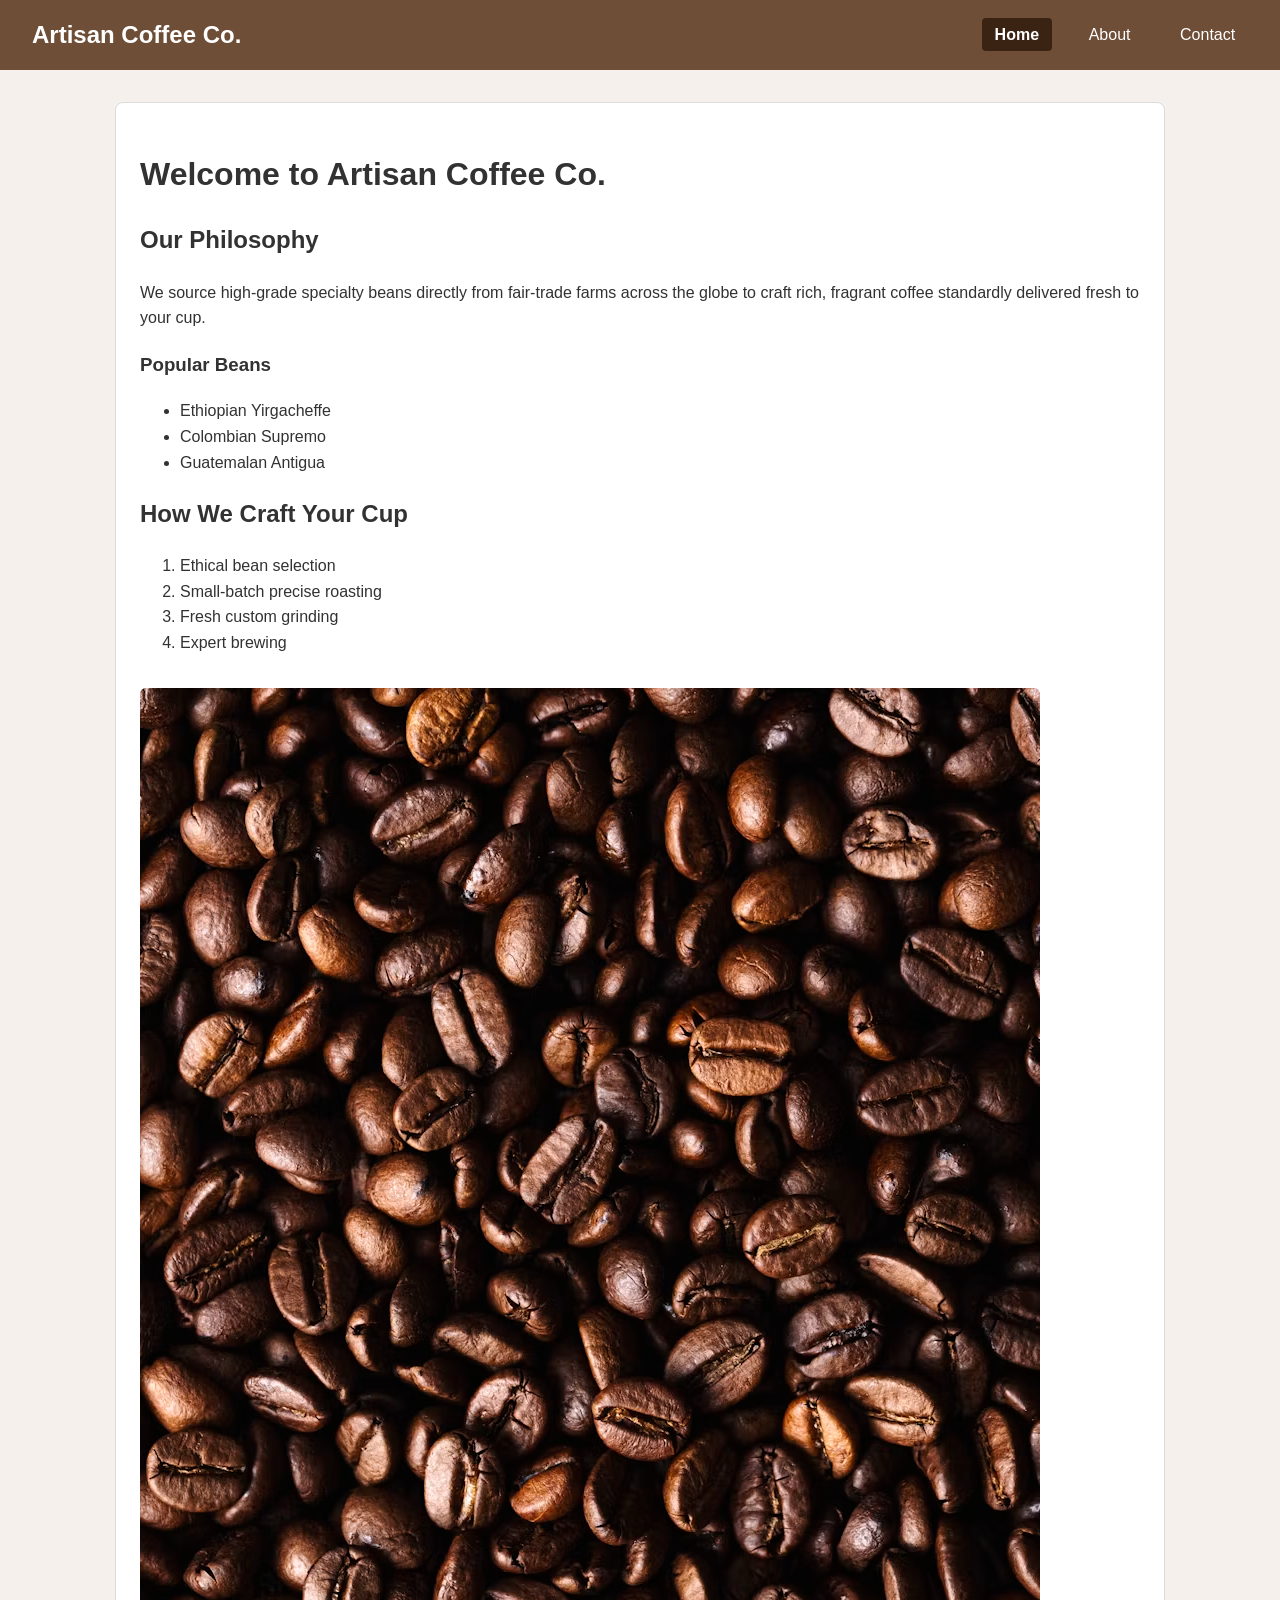
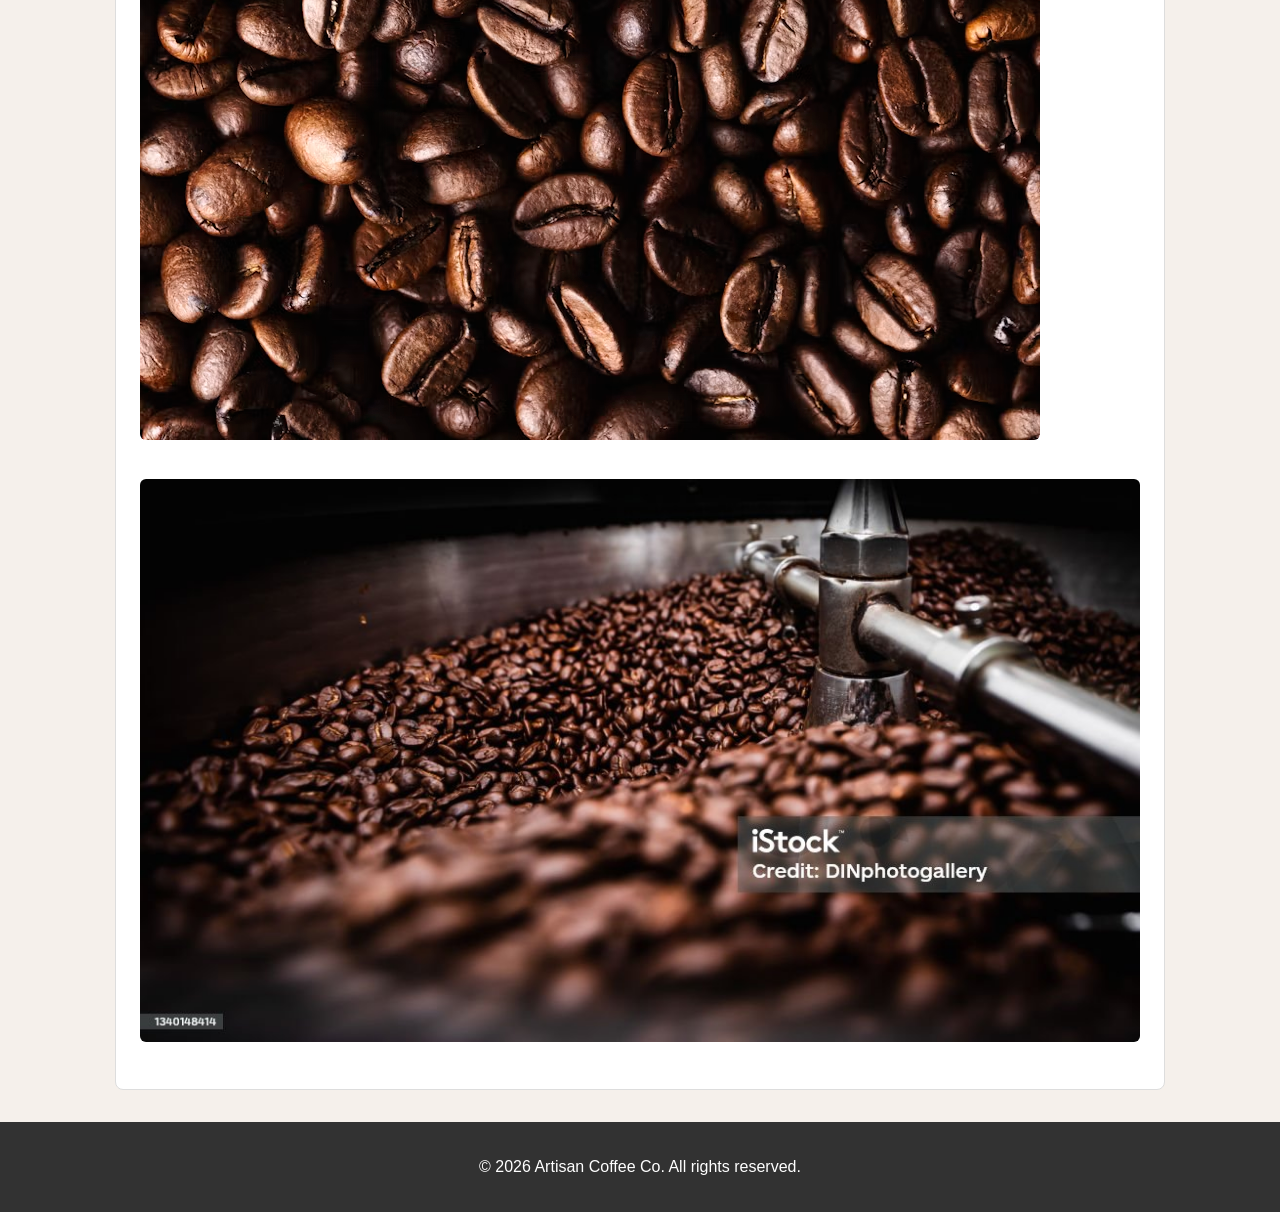
<file: index.html>
<!DOCTYPE html>
<html lang="en">
<head>
  <meta charset="UTF-8">
  <meta name="viewport" content="width=device-width, initial-scale=1.0">
  <title>Artisan Coffee - Home</title>
  <link rel="stylesheet" href="css/style.css">
</head>
<body>
  <header>
    <div id="site-logo">Artisan Coffee Co.</div>
    <nav>
      <ul>
        <li><a href="index.html" class="active">Home</a></li>
        <li><a href="about.html">About</a></li>
        <li><a href="contact.html">Contact</a></li>
      </ul>
    </nav>
  </header>

  <main>
    <h1>Welcome to Artisan Coffee Co.</h1>
    
    <section>
      <h2>Our Philosophy</h2>
      <p>We source high-grade specialty beans directly from fair-trade farms across the globe to craft rich, fragrant coffee standardly delivered fresh to your cup.</p>
      
      <h3>Popular Beans</h3>
      <ul>
        <li>Ethiopian Yirgacheffe</li>
        <li>Colombian Supremo</li>
        <li>Guatemalan Antigua</li>
      </ul>
    </section>

    <section>
      <h2>How We Craft Your Cup</h2>
      <ol>
        <li>Ethical bean selection</li>
        <li>Small-batch precise roasting</li>
        <li>Fresh custom grinding</li>
        <li>Expert brewing</li>
      </ol>

      <img src="images/espresso.jpg" alt="A freshly brewed espresso with a rich cream layer">
      <img src="images/roasting.jpg" alt="Small batch coffee beans being roasted in a drum roaster">
    </section>
  </main>

  <footer>
    <p>&copy; 2026 Artisan Coffee Co. All rights reserved.</p>
  </footer>
</body>
</html>
</file>
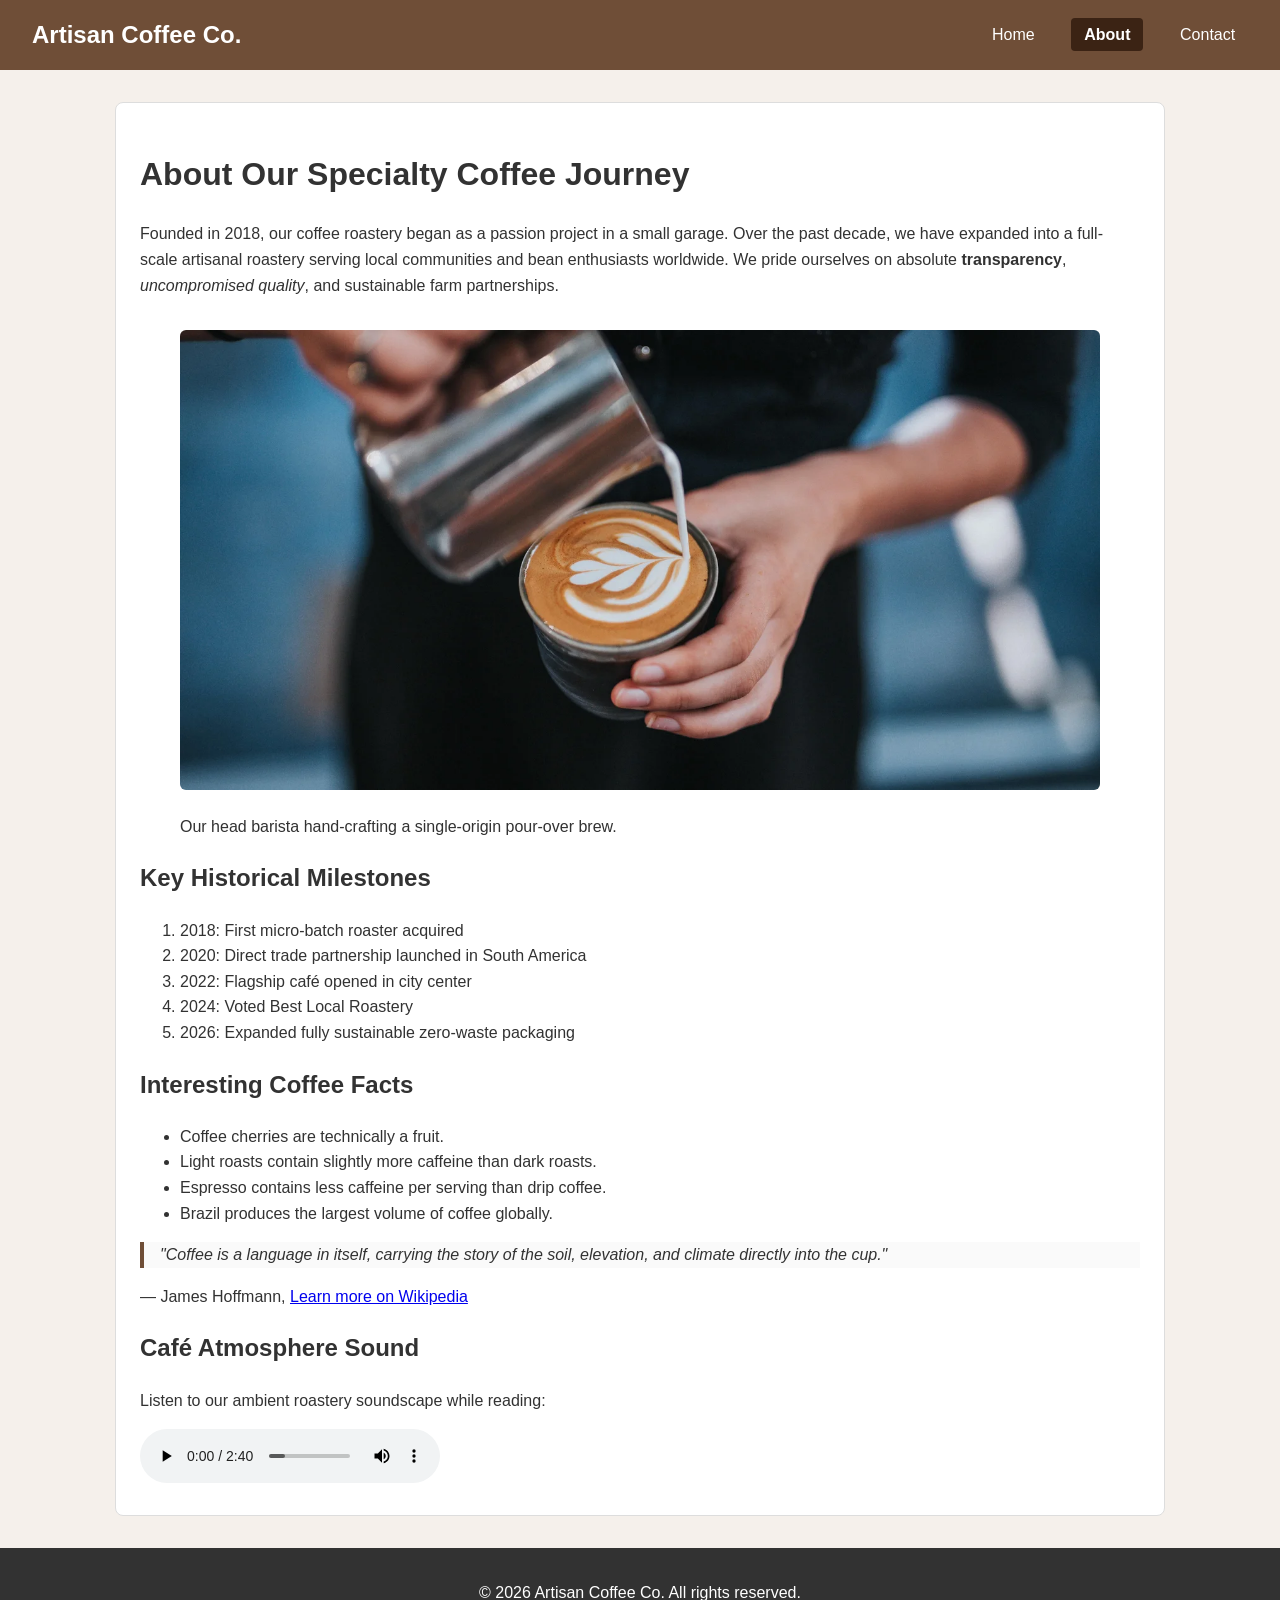
<file: about.html>
<!DOCTYPE html>
<html lang="en">
<head>
  <meta charset="UTF-8">
  <meta name="viewport" content="width=device-width, initial-scale=1.0">
  <title>Artisan Coffee - About Us</title>
  <link rel="stylesheet" href="css/style.css">
</head>
<body>
  <header>
    <div id="site-logo">Artisan Coffee Co.</div>
    <nav>
      <ul>
        <li><a href="index.html">Home</a></li>
        <li><a href="about.html" class="active">About</a></li>
        <li><a href="contact.html">Contact</a></li>
      </ul>
    </nav>
  </header>

  <main>
    <h1>About Our Specialty Coffee Journey</h1>
    <p>Founded in 2018, our coffee roastery began as a passion project in a small garage. Over the past decade, we have expanded into a full-scale artisanal roastery serving local communities and bean enthusiasts worldwide. We pride ourselves on absolute <strong>transparency</strong>, <em>uncompromised quality</em>, and sustainable farm partnerships.</p>

    <figure>
      <img src="images/barista.jpg" alt="Barista preparing a pour-over coffee carefully measuring water temperature">
      <figcaption>Our head barista hand-crafting a single-origin pour-over brew.</figcaption>
    </figure>

    <h2>Key Historical Milestones</h2>
    <ol>
      <li>2018: First micro-batch roaster acquired</li>
      <li>2020: Direct trade partnership launched in South America</li>
      <li>2022: Flagship café opened in city center</li>
      <li>2024: Voted Best Local Roastery</li>
      <li>2026: Expanded fully sustainable zero-waste packaging</li>
    </ol>

    <h2>Interesting Coffee Facts</h2>
    <ul>
      <li>Coffee cherries are technically a fruit.</li>
      <li>Light roasts contain slightly more caffeine than dark roasts.</li>
      <li>Espresso contains less caffeine per serving than drip coffee.</li>
      <li>Brazil produces the largest volume of coffee globally.</li>
    </ul>

    <blockquote>
      "Coffee is a language in itself, carrying the story of the soil, elevation, and climate directly into the cup."
    </blockquote>
    <p>— James Hoffmann, <a href="https://en.wikipedia.org/wiki/James_Hoffmann" target="_blank" rel="noopener">Learn more on Wikipedia</a></p>

    <h2>Café Atmosphere Sound</h2>
    <p>Listen to our ambient roastery soundscape while reading:</p>
    <audio controls>
      <source src="media/coffee_ambient.mp3" type="audio/mpeg">
      Your browser does not support the audio element.
    </audio>
  </main>

  <footer>
    <p>&copy; 2026 Artisan Coffee Co. All rights reserved.</p>
  </footer>
</body>
</html>
</file>
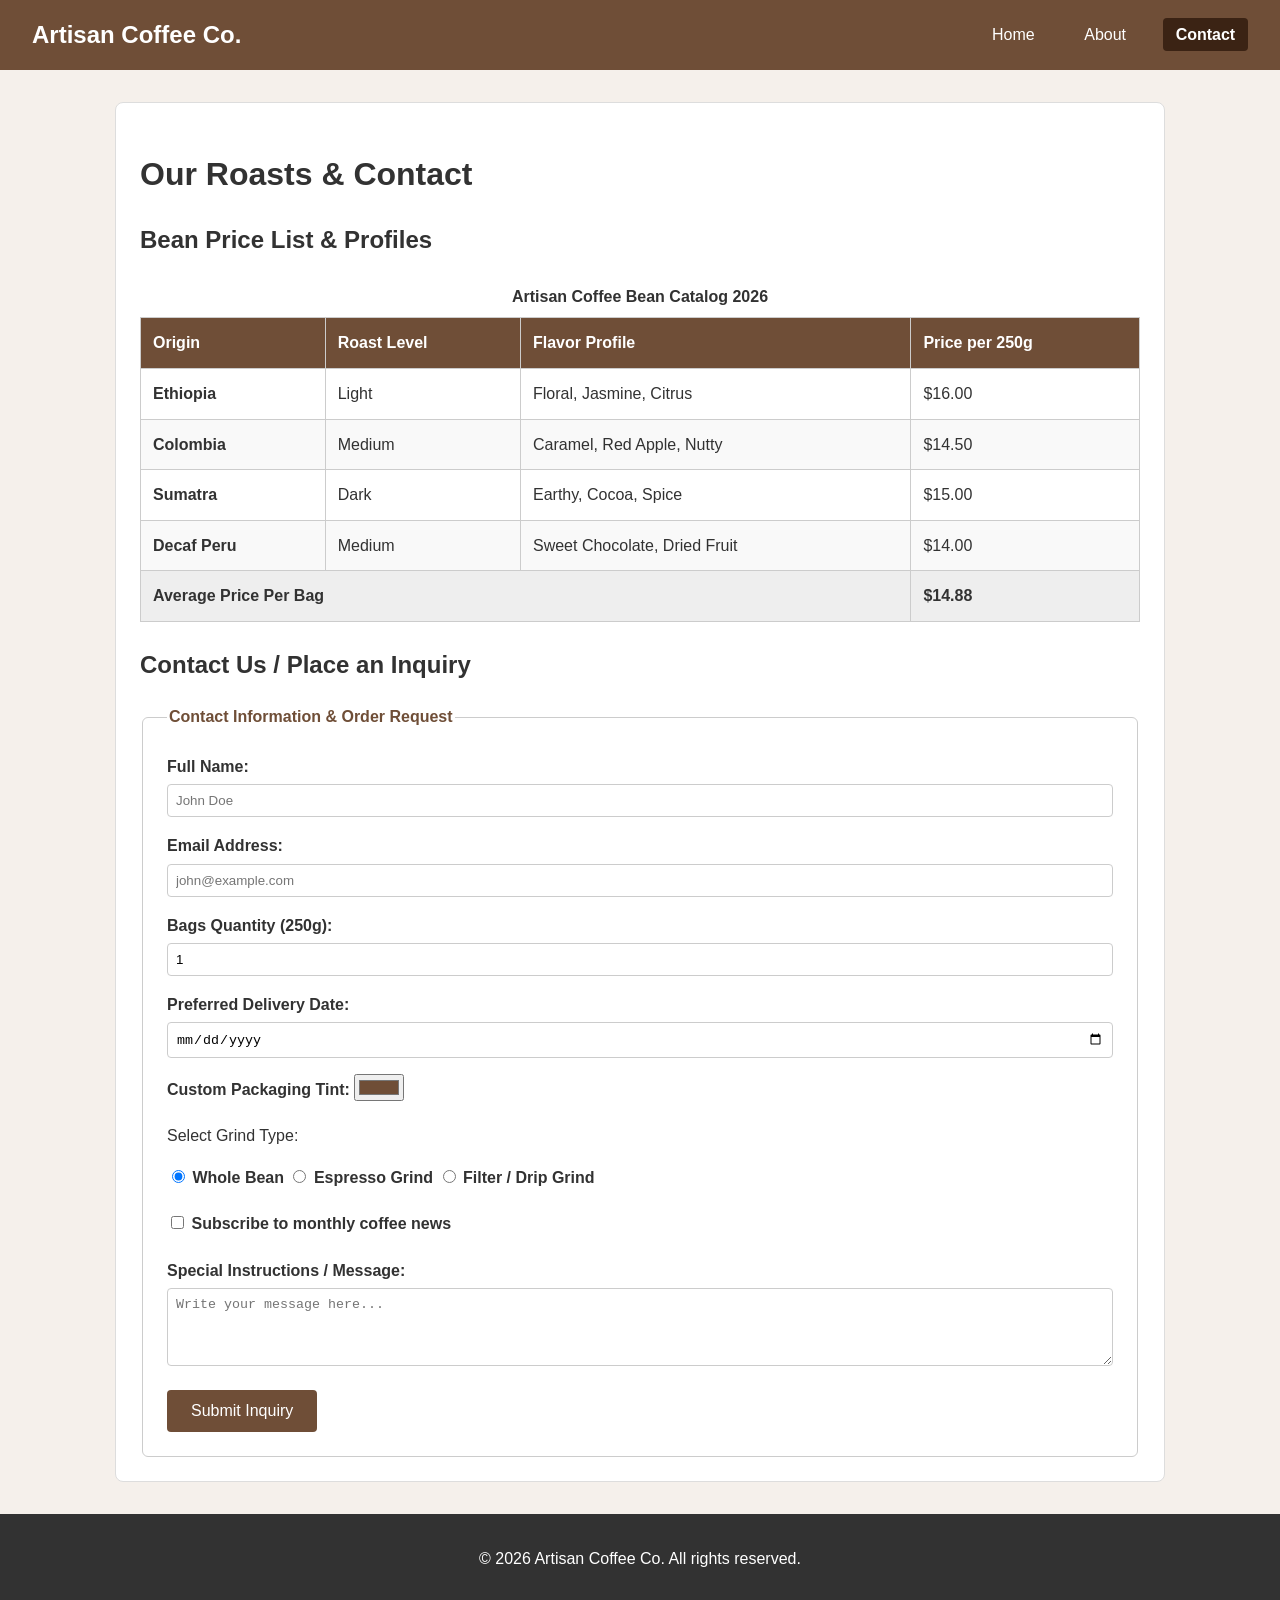
<file: contact.html>
<!DOCTYPE html>
<html lang="en">
<head>
  <meta charset="UTF-8">
  <meta name="viewport" content="width=device-width, initial-scale=1.0">
  <title>Artisan Coffee - Contact & Menu</title>
  <link rel="stylesheet" href="css/style.css">
</head>
<body>
  <header>
    <div id="site-logo">Artisan Coffee Co.</div>
    <nav>
      <ul>
        <li><a href="index.html">Home</a></li>
        <li><a href="about.html">About</a></li>
        <li><a href="contact.html" class="active">Contact</a></li>
      </ul>
    </nav>
  </header>

  <main>
    <h1>Our Roasts & Contact</h1>

    <section>
      <h2>Bean Price List & Profiles</h2>
      <table>
        <caption>Artisan Coffee Bean Catalog 2026</caption>
        <thead>
          <tr>
            <th scope="col">Origin</th>
            <th scope="col">Roast Level</th>
            <th scope="col">Flavor Profile</th>
            <th scope="col">Price per 250g</th>
          </tr>
        </thead>
        <tbody>
          <tr>
            <th scope="row">Ethiopia</th>
            <td>Light</td>
            <td>Floral, Jasmine, Citrus</td>
            <td>$16.00</td>
          </tr>
          <tr>
            <th scope="row">Colombia</th>
            <td>Medium</td>
            <td>Caramel, Red Apple, Nutty</td>
            <td>$14.50</td>
          </tr>
          <tr>
            <th scope="row">Sumatra</th>
            <td>Dark</td>
            <td>Earthy, Cocoa, Spice</td>
            <td>$15.00</td>
          </tr>
          <tr>
            <th scope="row">Decaf Peru</th>
            <td>Medium</td>
            <td>Sweet Chocolate, Dried Fruit</td>
            <td>$14.00</td>
          </tr>
        </tbody>
        <tfoot>
          <tr>
            <td colspan="3">Average Price Per Bag</td>
            <td>$14.88</td>
          </tr>
        </tfoot>
      </table>
    </section>

    <section>
      <h2>Contact Us / Place an Inquiry</h2>
      <form action="#" method="get">
        <fieldset>
          <legend>Contact Information & Order Request</legend>

          <div>
            <label for="fullname">Full Name:</label>
            <input type="text" id="fullname" name="fullname" placeholder="John Doe" required maxlength="50">
          </div>

          <div>
            <label for="email">Email Address:</label>
            <input type="email" id="email" name="email" placeholder="john@example.com" required>
          </div>

          <div>
            <label for="quantity">Bags Quantity (250g):</label>
            <input type="number" id="quantity" name="quantity" min="1" max="50" value="1">
          </div>

          <div>
            <label for="preferred-date">Preferred Delivery Date:</label>
            <input type="date" id="preferred-date" name="preferred-date">
          </div>

          <div>
            <label for="theme-color">Custom Packaging Tint:</label>
            <input type="color" id="theme-color" name="theme-color" value="#6f4e37">
          </div>

          <div>
            <p>Select Grind Type:</p>
            <input type="radio" id="whole-bean" name="grind" value="whole" checked>
            <label for="whole-bean">Whole Bean</label>

            <input type="radio" id="espresso-grind" name="grind" value="espresso">
            <label for="espresso-grind">Espresso Grind</label>

            <input type="radio" id="filter-grind" name="grind" value="filter">
            <label for="filter-grind">Filter / Drip Grind</label>
          </div>

          <div>
            <input type="checkbox" id="newsletter" name="newsletter" value="yes">
            <label for="newsletter">Subscribe to monthly coffee news</label>
          </div>

          <div>
            <label for="message">Special Instructions / Message:</label>
            <textarea id="message" name="message" rows="4" placeholder="Write your message here..."></textarea>
          </div>

          <button type="submit">Submit Inquiry</button>
        </fieldset>
      </form>
    </section>
  </main>

  <footer>
    <p>&copy; 2026 Artisan Coffee Co. All rights reserved.</p>
  </footer>
</body>
</html>
</file>
<file: css/style.css>
/* Color Palette: Hex (#6f4e37, #f5f0eb), Named (black), RGB (rgb(50, 50, 50)) */
:root {
  --primary-color: #6f4e37;
  --secondary-color: #f5f0eb;
  --dark-text: rgb(50, 50, 50);
  --accent-color: #3b2314;
}

body {
  font-family: 'Segoe UI', Tahoma, Geneva, Verdana, sans-serif;
  color: var(--dark-text);
  background-color: var(--secondary-color);
  margin: 0;
  padding: 0;
  line-height: 1.6;
}

header {
  background-color: var(--primary-color);
  color: white;
  padding: 1rem 2rem;
  display: flex;
  justify-content: space-between;
  align-items: center;
}

#site-logo {
  font-size: 1.5rem;
  font-weight: bold;
}

/* Navigation Styles */
nav ul {
  list-style-type: none;
  margin: 0;
  padding: 0;
  display: flex;
}

nav li {
  margin-left: 1.5rem;
}

nav a {
  color: white;
  text-decoration: none;
  font-weight: 500;
  padding: 0.5rem 0.8rem;
  border-radius: 4px;
  transition: all 0.3s ease;
}

nav a:hover {
  background-color: var(--accent-color);
  border-bottom: 2px solid white;
}

nav a.active {
  background-color: var(--accent-color);
  font-weight: bold;
}

/* Box Model Layout setup */
main {
  width: 80%;
  max-width: 1000px;
  margin: 2rem auto;
  padding: 1.5rem;
  background-color: white;
  border: 1px solid #ddd;
  border-radius: 8px;
}

img {
  max-width: 100%;
  height: auto;
  border-radius: 6px;
  margin: 1rem 0;
}

blockquote {
  border-left: 4px solid var(--primary-color);
  padding-left: 1rem;
  margin: 1rem 0;
  font-style: italic;
  background-color: #fafafa;
}

/* Table Styles */
table {
  width: 100%;
  border-collapse: collapse;
  margin: 1.5rem 0;
}

caption {
  font-weight: bold;
  margin-bottom: 0.5rem;
}

th, td {
  padding: 0.75rem;
  text-align: left;
  border: 1px solid #ccc;
}

thead {
  background-color: var(--primary-color);
  color: white;
}

tbody tr:nth-child(even) {
  background-color: #f9f9f9;
}

tfoot {
  font-weight: bold;
  background-color: #eee;
}

/* Form Styling with visible :focus state */
fieldset {
  border: 1px solid #ccc;
  padding: 1.5rem;
  border-radius: 6px;
}

legend {
  font-weight: bold;
  color: var(--primary-color);
}

form div {
  margin-bottom: 1rem;
}

label {
  display: inline-block;
  margin-bottom: 0.3rem;
  font-weight: 600;
}

input[type="text"],
input[type="email"],
input[type="number"],
input[type="date"],
textarea {
  width: 100%;
  padding: 0.5rem;
  border: 1px solid #ccc;
  border-radius: 4px;
  box-sizing: border-box;
}

input:focus,
textarea:focus {
  outline: 2px solid var(--primary-color);
  border-color: transparent;
  background-color: #fffdfa;
}

button[type="submit"] {
  background-color: var(--primary-color);
  color: white;
  border: none;
  padding: 0.75rem 1.5rem;
  font-size: 1rem;
  border-radius: 4px;
  cursor: pointer;
}

button[type="submit"]:hover {
  background-color: var(--accent-color);
}

footer {
  text-align: center;
  padding: 1rem;
  background-color: var(--dark-text);
  color: white;
  margin-top: 2rem;
}
</file>
